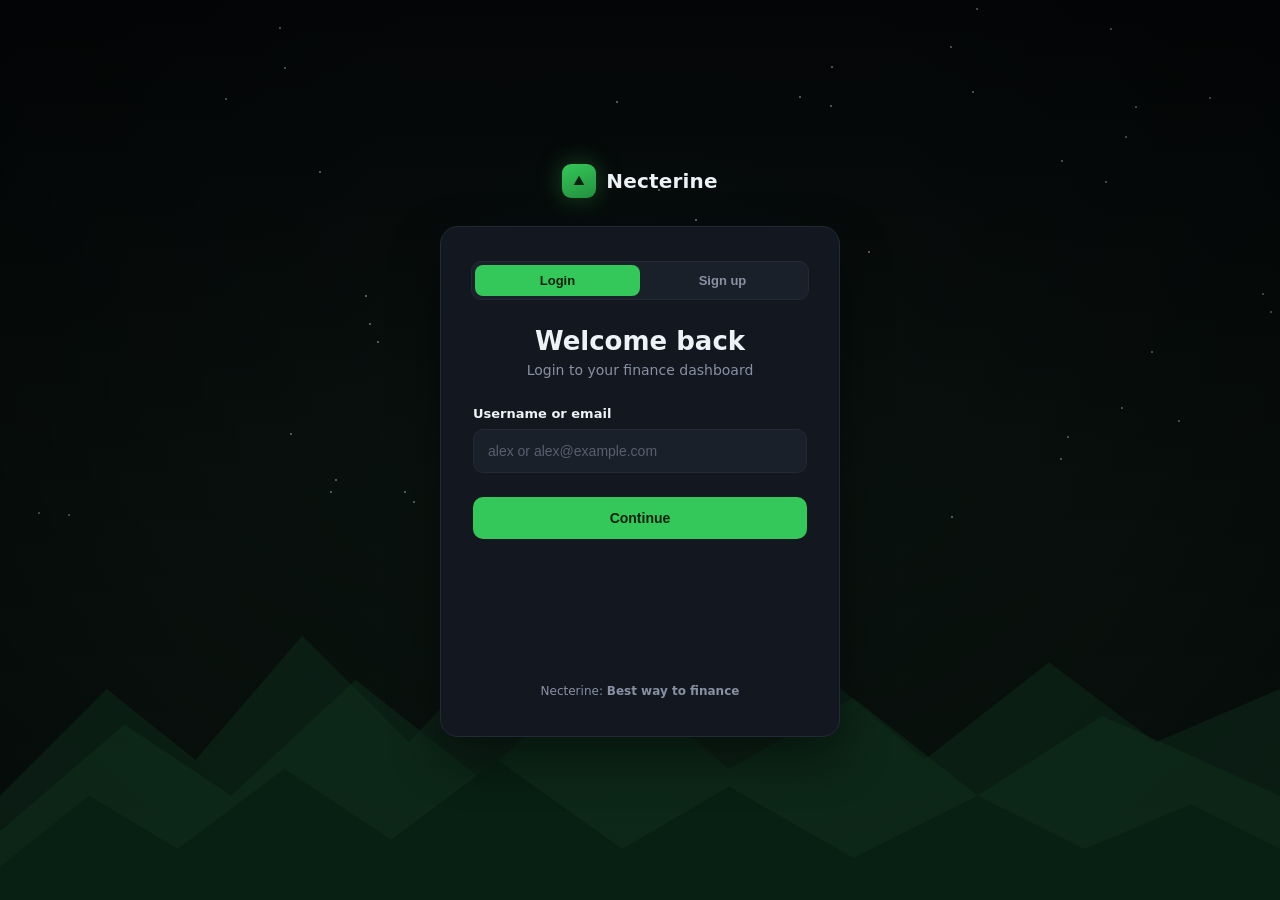
<file: Front_end/index.html>
<!DOCTYPE html>
<html lang="en">
<head>
<meta charset="UTF-8">
<meta name="viewport" content="width=device-width, initial-scale=1.0">
<title>Necterine — Dashboard</title>
<link rel="stylesheet" href="css/style.css">
</head>
<body>

<nav class="navbar">
  <div class="nav-left">
    <div class="brand">
      <div class="brand-mark"><svg viewBox="0 0 24 24" fill="none"><path d="M12 4 L20 18 H4 Z" fill="#06210d"/></svg></div>
      Necterine
    </div>
    <div class="nav-links">
      <a href="index.html" class="nav-link active">Dashboard</a>
      <a href="history.html" class="nav-link">History</a>
      <a href="charts.html" class="nav-link">Charts</a>
    </div>
  </div>
  <div class="nav-right">
    <div class="profile-menu" id="profileMenu">
      <button class="profile-trigger" id="profileTrigger">
        <span class="user-name">...</span>
        <div class="user-avatar">A</div>
      </button>
      <div class="profile-dropdown" id="profileDropdown">
        <div class="dropdown-user user-name">...</div>
        <div class="dropdown-label">Theme</div>
        <div class="theme-options">
          <button class="theme-dot" data-theme="green" style="background:#34c759" title="Green"></button>
          <button class="theme-dot" data-theme="red" style="background:#ff5c5c" title="Red"></button>
          <button class="theme-dot" data-theme="blue" style="background:#4aa8ea" title="Blue"></button>
        </div>
        <button class="dropdown-signout" id="signOutBtn">Sign out</button>
      </div>
    </div>
  </div>
</nav>

<div class="page">

  <div class="stat-grid">
    <div class="card">
      <div class="stat-label">This month</div>
      <div class="stat-value" id="statThisMonth">$0.00</div>
      <div class="stat-sub" id="statVsLastMonth">—</div>
    </div>
    <div class="card">
      <div class="stat-label">ALL TIME</div>
      <div class="stat-value" id="statLastMonth">$0.00</div>
      <div class="stat-sub" id="statLastMonthLabel">—</div>
    </div>
    <div class="card">
      <div class="stat-label">This month entries</div>
      <div class="stat-value" id="statEntryCount">0</div>
      <div class="stat-sub">expenses logged</div>
    </div>
    <div class="card">
      <div class="stat-label">Top category</div>
      <div class="stat-value" id="statTopCategory">—</div>
      <div class="stat-sub">highest spend this month</div>
    </div>
  </div>

  <div class="dash-grid">
    <div class="card">
      <h2 class="form-title">Add Expense</h2>
      <form id="expenseForm">
        <label class="field-label">Date</label>
        <div id="expDateHost"></div>

        <label class="field-label" for="expDesc">Description</label>
        <input class="field" type="text" id="expDesc" placeholder="e.g. Groceries at Trader Joe's" required>

        <label class="field-label">Category</label>
        <div class="category-grid" id="categoryGrid">
          <div class="category-pill selected" data-category="Food">Food</div>
          <div class="category-pill" data-category="Transport">Transport</div>
          <div class="category-pill" data-category="Housing">Housing</div>
          <div class="category-pill" data-category="Health">Health</div>
          <div class="category-pill" data-category="Entertainment">Entertainment</div>
          <div class="category-pill" data-category="Shopping">Shopping</div>
          <div class="category-pill" data-category="Education">Education</div>
          <div class="category-pill" data-category="Other">Other</div>
        </div>

        <label class="field-label" for="expAmount">Amount (USD)</label>
        <input class="field" type="number" id="expAmount" step="0.01" min="0" placeholder="0.00" required>

        <button type="submit" class="btn-primary" id="addExpenseBtn">Add Expense</button>
        <p class="error-text" id="formError" style="display:none"></p>
      </form>
    </div>

    <div class="card">
      <h2 class="list-title">Recent — Today</h2>
      <div id="recentList">
        <p class="loading-text">Loading...</p>
      </div>
    </div>
  </div>

</div>

<script src="js/auth.js"></script>
<script src="js/api.js"></script>
<script src="js/datepicker.js?v=2"></script>
<script src="js/dashboard.js"></script>
</body>
</html>
</file>
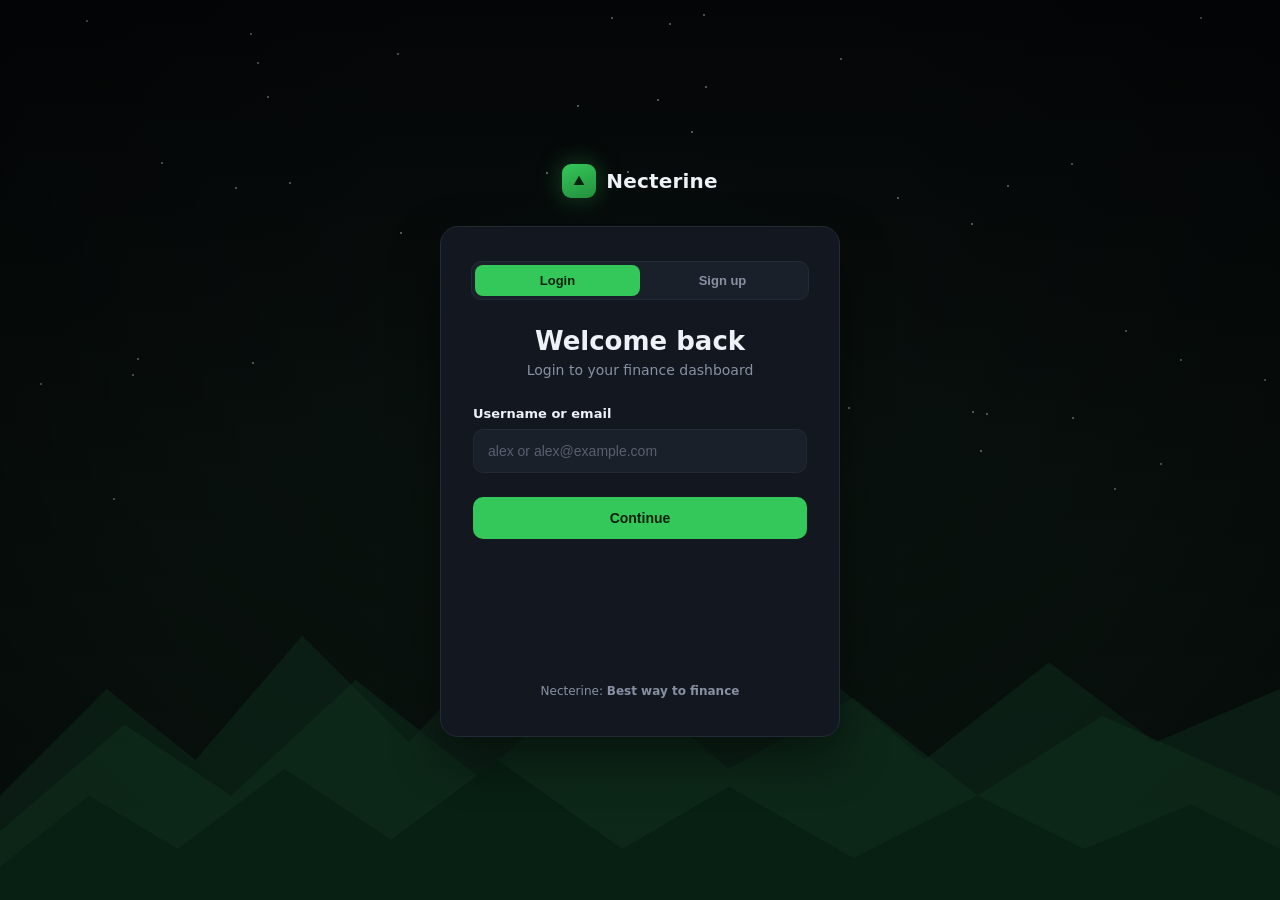
<file: Front_end/history.html>
<!DOCTYPE html>
<html lang="en">
<head>
<meta charset="UTF-8">
<meta name="viewport" content="width=device-width, initial-scale=1.0">
<title>Necterine — History</title>
<link rel="stylesheet" href="css/style.css">
</head>
<body>

<nav class="navbar">
  <div class="nav-left">
    <div class="brand">
      <div class="brand-mark"><svg viewBox="0 0 24 24" fill="none"><path d="M12 4 L20 18 H4 Z" fill="#06210d"/></svg></div>
      Necterine
    </div>
    <div class="nav-links">
      <a href="index.html" class="nav-link">Dashboard</a>
      <a href="history.html" class="nav-link active">History</a>
      <a href="charts.html" class="nav-link">Charts</a>
    </div>
  </div>
  <div class="nav-right">
    <div class="profile-menu" id="profileMenu">
      <button class="profile-trigger" id="profileTrigger">
        <span class="user-name">...</span>
        <div class="user-avatar">A</div>
      </button>
      <div class="profile-dropdown" id="profileDropdown">
        <div class="dropdown-user user-name">...</div>
        <div class="dropdown-label">Theme</div>
        <div class="theme-options">
          <button class="theme-dot" data-theme="green" style="background:#34c759" title="Green"></button>
          <button class="theme-dot" data-theme="red" style="background:#ff5c5c" title="Red"></button>
          <button class="theme-dot" data-theme="blue" style="background:#4aa8ea" title="Blue"></button>
        </div>
        <button class="dropdown-signout" id="signOutBtn">Sign out</button>
      </div>
    </div>
  </div>
</nav>

<div class="page">
  <div class="card">
    <div class="history-toolbar">
      <h2>History</h2>

      <input class="search-input" id="searchInput" type="text" placeholder="Search expenses...">

      <select class="dropdown" id="categoryFilter">
        <option value="all">All categories</option>
        <option value="Food">Food</option>
        <option value="Transport">Transport</option>
        <option value="Housing">Housing</option>
        <option value="Health">Health</option>
        <option value="Entertainment">Entertainment</option>
        <option value="Shopping">Shopping</option>
        <option value="Education">Education</option>
        <option value="Other">Other</option>
      </select>

      <select class="dropdown" id="dateFilter">
        <option value="all">All dates</option>
        <option value="today">Today</option>
        <option value="yesterday">Yesterday</option>
        <option value="week">A week ago</option>
        <option value="month">A month ago</option>
        <option value="custom" id="customOption" hidden>Custom</option>
      </select>

      <div class="custom-range" id="customRange">
        <div id="rangeStartHost"></div>
        <span style="color:var(--muted); font-size:12px;">to</span>
        <div id="rangeEndHost"></div>
      </div>

      <select class="dropdown" id="sortFilter">
        <option value="amount_default" selected>Sort: Amount (default)</option>
        <option value="date_asc">Sort: Date (oldest)</option>
        <option value="amount_asc">Sort: Amount (low → high)</option>
        <option value="amount_desc">Sort: Amount (high → low)</option>
      </select>
    </div>

    <table class="history-table">
      <thead>
        <tr>
          <th>Date</th>
          <th>Description</th>
          <th>Category</th>
          <th style="text-align:right">Amount</th>
        </tr>
      </thead>
      <tbody id="historyBody">
        <tr><td colspan="4"><p class="loading-text">Loading...</p></td></tr>
      </tbody>
    </table>
  </div>
</div>

<script src="js/auth.js"></script>
<script src="js/api.js"></script>
<script src="js/datepicker.js?v=2"></script>
<script src="js/history.js"></script>
</body>
</html>
</file>
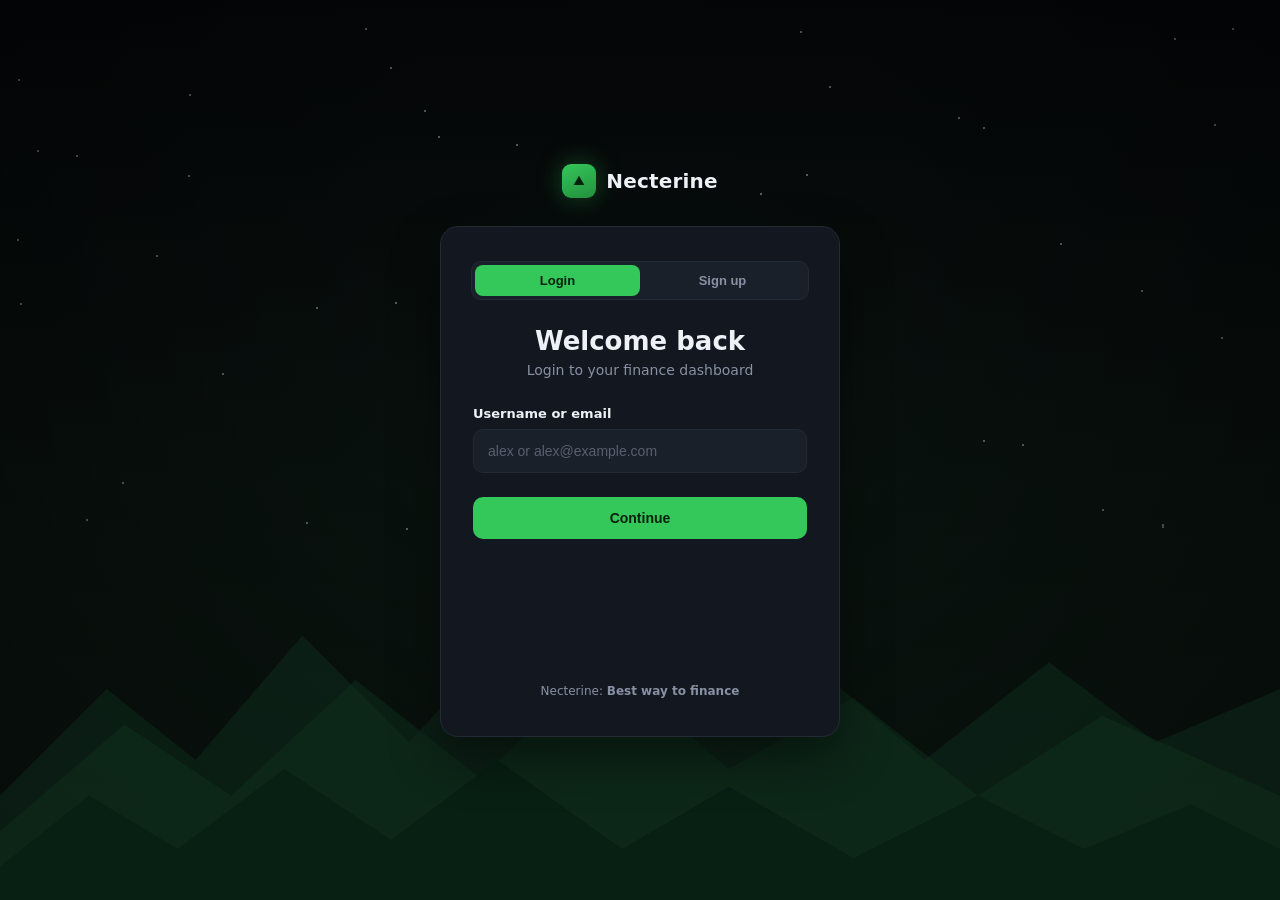
<file: Front_end/login.html>
<!DOCTYPE html>
<html lang="en">
<head>
<meta charset="UTF-8">
<meta name="viewport" content="width=device-width, initial-scale=1.0">
<title>Necterine — Sign in</title>
<style>
  :root{
    --bg: #0a0e14;
    --card: #131820;
    --card-border: #232a36;
    --text: #eef1f6;
    --muted: #8891a3;
    --accent: #34c759;
    --accent-dark: #24913f;
    --danger: #ff5c5c;
    --input-bg: #1a2029;
  }

  *{ box-sizing: border-box; }

  html, body{
    height: 100%;
    margin: 0;
    font-family: 'Segoe UI', system-ui, -apple-system, sans-serif;
    background: var(--bg);
    color: var(--text);
    overflow: hidden;
  }

  /* ---------- MOUNTAIN BACKGROUND ---------- */
  .scene{
    position: fixed;
    inset: 0;
    z-index: 0;
    overflow: hidden;
    background: linear-gradient(180deg, #050709 0%, #0a1410 55%, #0d1a14 100%);
  }

  .stars{
    position: absolute;
    inset: 0;
    width: 100%;
    height: 60%;
  }
  .star{
    position: absolute;
    width: 2px;
    height: 2px;
    background: #cfe8d6;
    border-radius: 50%;
    opacity: 0.6;
    animation: twinkle 3.5s ease-in-out infinite;
  }
  @keyframes twinkle{
    0%, 100%{ opacity: 0.15; }
    50%{ opacity: 0.9; }
  }

  .shooting-star{
    position: absolute;
    top: 12%;
    left: -10%;
    width: 120px;
    height: 2px;
    background: linear-gradient(90deg, transparent, #eafff0, transparent);
    transform: rotate(18deg);
    opacity: 0;
    animation: shoot 7s ease-in infinite;
    animation-delay: 2s;
  }
  @keyframes shoot{
    0%{ opacity: 0; transform: translateX(0) translateY(0) rotate(18deg); }
    5%{ opacity: 1; }
    18%{ opacity: 0; transform: translateX(60vw) translateY(90px) rotate(18deg); }
    100%{ opacity: 0; }
  }

  .mountain-layer{
    position: absolute;
    bottom: -2px;
    left: 0;
    width: 100%;
    height: auto;
    animation: drift 24s ease-in-out infinite;
  }
  .mountain-layer.l1{ animation-duration: 34s; }
  .mountain-layer.l2{ animation-duration: 28s; animation-direction: reverse; }
  .mountain-layer.l3{ animation-duration: 22s; }

  @keyframes drift{
    0%, 100%{ transform: translateX(0px); }
    50%{ transform: translateX(-14px); }
  }

  .vignette{
    position: absolute;
    inset: 0;
    background: radial-gradient(ellipse at 50% 40%, rgba(0,0,0,0) 0%, rgba(0,0,0,0.55) 100%);
  }

  /* ---------- LAYOUT ---------- */
  .wrap{
    position: relative;
    z-index: 2;
    min-height: 100vh;
    display: flex;
    align-items: center;
    justify-content: center;
    padding: 24px;
  }

  .panel{
    width: 100%;
    max-width: 400px;
    text-align: center;
    opacity: 0;
    transform: translateY(14px);
    animation: rise 0.7s ease forwards;
  }
  @keyframes rise{
    to{ opacity: 1; transform: translateY(0); }
  }

  .brand{
    display: flex;
    align-items: center;
    justify-content: center;
    gap: 10px;
    margin-bottom: 28px;
  }
  .brand-mark{
    width: 34px;
    height: 34px;
    border-radius: 9px;
    background: linear-gradient(160deg, var(--accent), var(--accent-dark));
    display: flex;
    align-items: center;
    justify-content: center;
    box-shadow: 0 0 24px rgba(52,199,89,0.35);
  }
  .brand-mark svg{ width: 16px; height: 16px; }
  .brand-name{ font-size: 20px; font-weight: 700; letter-spacing: 0.2px; }

  .card{
    background: var(--card);
    border: 1px solid var(--card-border);
    border-radius: 18px;
    padding: 34px 30px 26px;
    position: relative;
    overflow: hidden;
    box-shadow: 0 20px 50px rgba(0,0,0,0.45);
  }

  .headline{ font-size: 26px; font-weight: 700; margin: 0 0 6px; }
  .subline{ color: var(--muted); font-size: 14px; margin: 0 0 26px; }

  .tabs{
    display: flex;
    background: var(--input-bg);
    border: 1px solid var(--card-border);
    border-radius: 10px;
    padding: 3px;
    margin-bottom: 26px;
  }
  .tab{
    flex: 1;
    padding: 8px 0;
    font-size: 13px;
    font-weight: 600;
    color: var(--muted);
    background: transparent;
    border: none;
    border-radius: 8px;
    cursor: pointer;
    transition: color 0.2s ease, background 0.2s ease;
  }
  .tab.active{
    background: var(--accent);
    color: #06210d;
  }

  /* ---------- STEP TRACK ---------- */
  .track{
    position: relative;
    width: 100%;
    overflow: hidden;
  }
  .steps{
    display: flex;
    transition: transform 0.45s cubic-bezier(0.65,0,0.35,1);
    width: 300%;
  }
  .step{
    width: 33.333%;
    flex-shrink: 0;
    padding: 2px 2px;
    text-align: left;
  }

  .field-label{
    display: block;
    font-size: 13px;
    font-weight: 600;
    margin-bottom: 8px;
    color: var(--text);
  }
  .field-wrap{ position: relative; margin-bottom: 6px; }
  input.field{
    width: 100%;
    background: var(--input-bg);
    border: 1px solid var(--card-border);
    color: var(--text);
    font-size: 14px;
    padding: 13px 14px;
    border-radius: 10px;
    outline: none;
    transition: border-color 0.2s ease, box-shadow 0.2s ease;
  }
  input.field:focus{
    border-color: var(--accent);
    box-shadow: 0 0 0 3px rgba(52,199,89,0.15);
  }
  input.field::placeholder{ color: #57606f; }

  .locked-chip{
    display: flex;
    align-items: center;
    justify-content: space-between;
    background: var(--input-bg);
    border: 1px solid var(--card-border);
    border-radius: 10px;
    padding: 11px 14px;
    margin-bottom: 20px;
    font-size: 13px;
  }
  .locked-chip span.val{ color: var(--muted); }
  .locked-chip button{
    background: none;
    border: none;
    color: var(--accent);
    font-size: 12px;
    font-weight: 600;
    cursor: pointer;
  }

  .btn{
    width: 100%;
    padding: 13px 0;
    border-radius: 10px;
    border: none;
    font-size: 14px;
    font-weight: 700;
    cursor: pointer;
    background: var(--accent);
    color: #06210d;
    margin-top: 18px;
    transition: transform 0.15s ease, filter 0.15s ease;
  }
  .btn:hover{ filter: brightness(1.08); }
  .btn:active{ transform: scale(0.98); }
  .btn:disabled{ opacity: 0.6; cursor: not-allowed; }

  .back-link{
    display: inline-flex;
    align-items: center;
    gap: 6px;
    background: none;
    border: none;
    color: var(--muted);
    font-size: 12px;
    cursor: pointer;
    margin-bottom: 16px;
    padding: 0;
  }
  .back-link:hover{ color: var(--text); }

  .msg{
    font-size: 13px;
    padding: 10px 12px;
    border-radius: 8px;
    margin-top: 16px;
    display: none;
    animation: shake 0.4s ease;
  }
  .msg.error{
    display: block;
    background: rgba(255,92,92,0.1);
    border: 1px solid rgba(255,92,92,0.35);
    color: var(--danger);
  }
  .msg.success{
    display: block;
    background: rgba(52,199,89,0.1);
    border: 1px solid rgba(52,199,89,0.35);
    color: var(--accent);
  }
  @keyframes shake{
    0%, 100%{ transform: translateX(0); }
    20%{ transform: translateX(-4px); }
    40%{ transform: translateX(4px); }
    60%{ transform: translateX(-3px); }
    80%{ transform: translateX(3px); }
  }

  .remember-row{
    display: flex;
    align-items: center;
    gap: 8px;
    margin: 14px 0 0;
    font-size: 13px;
    color: var(--muted);
    user-select: none;
    cursor: pointer;
  }
  .remember-row input{
    width: 15px; height: 15px;
    accent-color: var(--accent);
    cursor: pointer;
  }

  .footnote{
    text-align: center;
    font-size: 12px;
    color: var(--muted);
    margin-top: 20px;
  }

  .spinner{
    width: 14px; height: 14px;
    border: 2px solid rgba(6,33,13,0.3);
    border-top-color: #06210d;
    border-radius: 50%;
    display: inline-block;
    margin-right: 8px;
    vertical-align: -2px;
    animation: spin 0.7s linear infinite;
  }
  @keyframes spin{ to{ transform: rotate(360deg); } }
</style>
</head>
<body>

<div class="scene">
  <div class="stars" id="stars"></div>
  <div class="shooting-star"></div>
  <div class="vignette"></div>
  <svg class="mountain-layer l1" viewBox="0 0 1440 420" preserveAspectRatio="none" style="opacity:0.35">
    <path fill="#123a24" d="M0,300 L120,180 L220,260 L340,120 L460,240 L600,90 L760,230 L900,140 L1040,260 L1180,150 L1300,240 L1440,180 L1440,420 L0,420 Z"/>
  </svg>
  <svg class="mountain-layer l2" viewBox="0 0 1440 420" preserveAspectRatio="none" style="opacity:0.55">
    <path fill="#0e2e1c" d="M0,340 L140,220 L260,300 L400,170 L540,280 L680,150 L820,270 L960,190 L1100,300 L1240,210 L1440,300 L1440,420 L0,420 Z"/>
  </svg>
  <svg class="mountain-layer l3" viewBox="0 0 1440 420" preserveAspectRatio="none" style="opacity:0.9">
    <path fill="#081f13" d="M0,380 L100,300 L200,360 L320,270 L440,350 L560,260 L700,360 L820,290 L960,370 L1100,300 L1220,360 L1340,310 L1440,360 L1440,420 L0,420 Z"/>
  </svg>
</div>

<div class="wrap">
  <div class="panel">
    <div class="brand">
      <div class="brand-mark">
        <svg viewBox="0 0 24 24" fill="none"><path d="M12 4 L20 18 H4 Z" fill="#06210d"/></svg>
      </div>
      <div class="brand-name">Necterine</div>
    </div>

    <div class="card">
      <div class="tabs">
        <button class="tab active" id="tabLogin" onclick="switchMode('login')">Login</button>
        <button class="tab" id="tabRegister" onclick="switchMode('register')">Sign up</button>
      </div>

      <h1 class="headline" id="headline">Welcome back</h1>
      <p class="subline" id="subline">Login to your finance dashboard</p>

      <!-- LOGIN FORM -->
      <form id="loginForm" class="track">
        <div class="steps" id="loginSteps">
          <div class="step">
            <label class="field-label" for="identifier">Username or email</label>
            <div class="field-wrap">
              <input class="field" id="identifier" type="text" placeholder="alex or alex@example.com" autocomplete="username">
            </div>
            <button type="button" class="btn" onclick="goLoginStep(1)">Continue</button>
          </div>
          <div class="step">
            <button type="button" class="back-link" onclick="goLoginStep(0)">&larr; Back</button>
            <div class="locked-chip">
              <span class="val" id="identifierChip"></span>
              <button type="button" onclick="goLoginStep(0)">Change</button>
            </div>
            <label class="field-label" for="password">Password</label>
            <div class="field-wrap">
              <input class="field" id="password" type="password" placeholder="••••••••" autocomplete="current-password">
            </div>
            <label class="remember-row" for="rememberMe">
              <input type="checkbox" id="rememberMe">
              Remember me
            </label>
            <button type="submit" class="btn" id="loginSubmitBtn">Sign in</button>
          </div>
        </div>
        <div class="msg" id="loginMsg"></div>
      </form>

      <!-- REGISTER FORM -->
      <form id="registerForm" style="display:none">
        <div class="field-wrap">
          <input class="field" id="regUsername" type="text" placeholder="Username" autocomplete="username">
        </div>

        <div class="field-wrap">
          <input class="field" id="regEmail" type="email" placeholder="Email" autocomplete="email">
        </div>

        <div class="field-wrap">
          <input class="field" id="regPassword" type="password" placeholder="Password" autocomplete="new-password">
        </div>

        <button type="submit" class="btn" id="registerSubmitBtn">Create account</button>
        <div class="msg" id="registerMsg"></div>
      </form>

      <p class="footnote" id="footnote">Necterine: <b>Best way to finance</b></p>
    </div>
  </div>
</div>

<script>
/* ---------------- background stars ---------------- */
const starsEl = document.getElementById('stars');
for(let i=0;i<45;i++){
  const s = document.createElement('div');
  s.className = 'star';
  s.style.left = Math.random()*100 + '%';
  s.style.top = Math.random()*100 + '%';
  s.style.animationDelay = (Math.random()*3.5) + 's';
  starsEl.appendChild(s);
}

/* ---------------- mode switch ---------------- */
const headline = document.getElementById('headline');
const subline = document.getElementById('subline');
const footnote = document.getElementById('footnote');
const loginForm = document.getElementById('loginForm');
const registerForm = document.getElementById('registerForm');
const tabLogin = document.getElementById('tabLogin');
const tabRegister = document.getElementById('tabRegister');

function switchMode(mode){
  clearMsg('loginMsg');
  clearMsg('registerMsg');
  if(mode === 'login'){
    tabLogin.classList.add('active');
    tabRegister.classList.remove('active');
    loginForm.style.display = 'block';
    registerForm.style.display = 'none';
    headline.textContent = 'Welcome back';
    subline.textContent = 'Sign in to your finance dashboard';
    footnote.style.display = 'block';
    goLoginStep(0);
  } else {
    tabRegister.classList.add('active');
    tabLogin.classList.remove('active');
    loginForm.style.display = 'none';
    registerForm.style.display = 'block';
    headline.textContent = 'Welcome';
    subline.textContent = 'Create your account to get started';
    footnote.style.display = 'none';
  }
}

/* ---------------- step navigation ---------------- */
/* Pressing Enter in the identifier field must advance to step 2,
   not fall through to the form's submit handler (which lives on
   the off-screen password step and would fire prematurely). */
document.getElementById('identifier').addEventListener('keydown', (e) => {
  if(e.key === 'Enter'){
    e.preventDefault();
    goLoginStep(1);
  }
});

function goLoginStep(i){
  if(i === 1){
    const id = document.getElementById('identifier').value.trim();
    if(!id){ flash('identifier'); return; }
    document.getElementById('identifierChip').textContent = id;
  }
  document.getElementById('loginSteps').style.transform = `translateX(-${i * 33.333}%)`;
}
function flash(id){
  const el = document.getElementById(id);
  el.style.borderColor = 'var(--danger)';
  setTimeout(()=> el.style.borderColor = '', 900);
  el.focus();
}

function clearMsg(id){
  const el = document.getElementById(id);
  el.className = 'msg';
  el.textContent = '';
}
function showMsg(id, text, type){
  const el = document.getElementById(id);
  el.className = 'msg ' + type;
  el.textContent = text;
}

/* ---------------- API base ---------------- */
const API_BASE = 'http://127.0.0.1:8000'; // change to your FastAPI server URL

/* ---------------- LOGIN submit ---------------- */
loginForm.addEventListener('submit', async (e)=>{
  e.preventDefault();
  clearMsg('loginMsg');
  const identifier = document.getElementById('identifier').value.trim();
  const password = document.getElementById('password').value;
  if(!password){ flash('password'); return; }

  const btn = document.getElementById('loginSubmitBtn');
  btn.disabled = true;
  btn.innerHTML = '<span class="spinner"></span>Signing in...';

  try{
    const remember_me = document.getElementById('rememberMe').checked;

    const res = await fetch(`${API_BASE}/auth/login`, {
      method: 'POST',
      headers: { 'Content-Type': 'application/json' },
      credentials: 'include', // required: browser must store the httponly refresh cookie
      body: JSON.stringify({ identifier, password, remember_me })
    });

    const data = await res.json().catch(()=> ({}));

    if(res.ok){
      // expected: { access_token: "...", token_type: "bearer" }
      sessionStorage.setItem('token', data.access_token);
      showMsg('loginMsg', 'Welcome back! Redirecting...', 'success');
      setTimeout(()=> window.location.href = 'index.html', 800);
    } else if(res.status === 404){
      showMsg('loginMsg', 'User not found.', 'error');
    } else if(res.status === 401){
      showMsg('loginMsg', 'Incorrect password.', 'error');
    } else {
      showMsg('loginMsg', 'Something went wrong.', 'error');
    }
  } catch(err){
    showMsg('loginMsg', 'Something went wrong.', 'error');
  } finally {
    btn.disabled = false;
    btn.textContent = 'Sign in';
  }
});

/* ---------------- REGISTER submit ---------------- */
registerForm.addEventListener('submit', async (e)=>{
  e.preventDefault();
  clearMsg('registerMsg');
  const user_name = document.getElementById('regUsername').value.trim();
  const user_email = document.getElementById('regEmail').value.trim();
  const password = document.getElementById('regPassword').value;
  if(!user_name){ flash('regUsername'); return; }
  if(!user_email){ flash('regEmail'); return; }
  if(!password){ flash('regPassword'); return; }

  const btn = document.getElementById('registerSubmitBtn');
  btn.disabled = true;
  btn.innerHTML = '<span class="spinner"></span>Creating account...';

  try{
    const res = await fetch(`${API_BASE}/auth/register`, {
      method: 'POST',
      headers: { 'Content-Type': 'application/json' },
      body: JSON.stringify({ user_name, user_email, password })
    });

    const data = await res.json().catch(()=> ({}));

    if(res.ok){
      showMsg('registerMsg', 'Account created! You can sign in now.', 'success');
      setTimeout(()=> switchMode('login'), 1200);
    } else {
      const detail = (data.detail || '').toLowerCase();
      if(detail.includes('email')){
        showMsg('registerMsg', 'Email already exists.', 'error');
      } else if(detail.includes('exist')){
        showMsg('registerMsg', 'User already exists.', 'error');
      } else if(res.status === 409 || res.status === 400){
        showMsg('registerMsg', 'User already exists.', 'error');
      } else {
        showMsg('registerMsg', 'Something went wrong.', 'error');
      }
    }
  } catch(err){
    showMsg('registerMsg', 'Something went wrong.', 'error');
  } finally {
    btn.disabled = false;
    btn.textContent = 'Create account';
  }
});
</script>
</body>
</html>
</file>
<file: Front_end/css/style.css>
:root{
  --bg: #0a0e14;
  --card: #131820;
  --card-border: #232a36;
  --text: #eef1f6;
  --muted: #8891a3;
  --accent: #34c759;
  --accent-dark: #24913f;
  --accent-rgb: 52,199,89;
  --danger: #ff5c5c;
  --input-bg: #1a2029;
  --input-bg-2: #171d27;
}

[data-theme="red"]{
  --accent: #ff5c5c;
  --accent-dark: #c23e3e;
  --accent-rgb: 255,92,92;
}
[data-theme="blue"]{
  --accent: #4aa8ea;
  --accent-dark: #2f7fc1;
  --accent-rgb: 74,168,234;
}

*{ box-sizing: border-box; }

html, body{
  margin: 0;
  min-height: 100vh;
  background: var(--bg);
  color: var(--text);
  font-family: 'Segoe UI', system-ui, -apple-system, sans-serif;
}

a{ color: inherit; text-decoration: none; }

/* ---------------- NAVBAR ---------------- */
.navbar{
  display: flex;
  align-items: center;
  justify-content: space-between;
  padding: 14px 28px;
  border-bottom: 1px solid var(--card-border);
  background: #0c1119;
}
.nav-left{ display: flex; align-items: center; gap: 30px; }
.brand{ display: flex; align-items: center; gap: 8px; font-weight: 700; font-size: 16px; }
.brand-mark{
  width: 26px; height: 26px; border-radius: 7px;
  background: linear-gradient(160deg, var(--accent), var(--accent-dark));
  display: flex; align-items: center; justify-content: center;
}
.brand-mark svg{ width: 12px; height: 12px; }

.nav-links{ display: flex; gap: 4px; }
.nav-link{
  padding: 7px 14px;
  border-radius: 8px;
  font-size: 14px;
  color: var(--muted);
  border: 1px solid transparent;
  transition: color .15s ease, border-color .15s ease;
}
.nav-link:hover{ color: var(--text); }
.nav-link.active{
  color: var(--text);
  border-color: var(--card-border);
}

.nav-right{ display: flex; align-items: center; gap: 12px; }
.user-name{ font-size: 14px; color: var(--muted); }
.user-avatar{
  width: 28px; height: 28px; border-radius: 50%;
  background: rgba(var(--accent-rgb),0.18);
  color: var(--accent);
  display: flex; align-items: center; justify-content: center;
  font-size: 13px; font-weight: 700;
}

/* ---------------- PROFILE DROPDOWN ---------------- */
.profile-menu{ position: relative; }
.profile-trigger{
  display: flex; align-items: center; gap: 10px;
  background: none; border: none; cursor: pointer;
  padding: 4px 6px 4px 10px; border-radius: 20px; color: var(--text);
}
.profile-trigger:hover{ background: var(--input-bg); }
.profile-trigger .user-name{ font-size: 13.5px; }

.profile-dropdown{
  display: none;
  position: absolute;
  top: calc(100% + 8px);
  right: 0;
  min-width: 200px;
  background: #171d27;
  border: 1px solid var(--card-border);
  border-radius: 12px;
  padding: 10px;
  box-shadow: 0 16px 40px rgba(0,0,0,0.5);
  z-index: 60;
}
.profile-menu:hover .profile-dropdown,
.profile-menu.pinned .profile-dropdown{ display: block; }

.dropdown-user{
  font-size: 13px;
  font-weight: 700;
  padding: 8px 10px 10px;
  border-bottom: 1px solid var(--card-border);
  margin-bottom: 8px;
  color: var(--text);
}
.dropdown-label{
  font-size: 10.5px;
  letter-spacing: 0.5px;
  text-transform: uppercase;
  color: var(--muted);
  padding: 0 10px 8px;
}
.theme-options{ display: flex; gap: 10px; padding: 0 10px 12px; }
.theme-dot{
  width: 22px; height: 22px; border-radius: 50%;
  border: 2px solid transparent; cursor: pointer; padding: 0;
}
.theme-dot.active{ border-color: var(--text); }

.dropdown-signout{
  width: 100%; text-align: left;
  background: none; border: none; border-top: 1px solid var(--card-border);
  color: var(--danger); font-size: 13px; padding: 10px; margin-top: 4px;
  cursor: pointer; border-radius: 8px;
}
.dropdown-signout:hover{ background: var(--input-bg); }

/* ---------------- LAYOUT ---------------- */
.page{ max-width: 1300px; margin: 0 auto; padding: 24px 28px 60px; }

.card{
  background: var(--card);
  border: 1px solid var(--card-border);
  border-radius: 14px;
  padding: 20px;
}

/* ---------------- DASHBOARD STAT CARDS ---------------- */
.stat-grid{
  display: grid;
  grid-template-columns: repeat(4, 1fr);
  gap: 16px;
  margin-bottom: 20px;
}
.stat-label{ font-size: 11px; letter-spacing: 0.6px; color: var(--muted); text-transform: uppercase; margin-bottom: 10px; }
.stat-value{ font-size: 26px; font-weight: 700; font-family: 'Courier New', monospace; }
.stat-sub{ font-size: 12px; color: var(--muted); margin-top: 6px; }
.stat-sub.up{ color: var(--accent); }

/* ---------------- DASHBOARD BODY GRID ---------------- */
.dash-grid{
  display: grid;
  grid-template-columns: 340px 1fr;
  gap: 16px;
  align-items: start;
}

.form-title{ font-size: 16px; font-weight: 700; margin: 0 0 18px; }
.field-label{
  display: block; font-size: 11px; letter-spacing: 0.5px; color: var(--muted);
  text-transform: uppercase; margin-bottom: 8px; margin-top: 16px;
}
.field-label:first-of-type{ margin-top: 0; }

input.field, select.field{
  width: 100%;
  background: var(--input-bg);
  border: 1px solid var(--card-border);
  color: var(--text);
  font-size: 14px;
  padding: 11px 12px;
  border-radius: 9px;
  outline: none;
  font-family: inherit;
}

input.field::-webkit-outer-spin-button,
input.field::-webkit-inner-spin-button{
  -webkit-appearance: none;
  margin: 0;
}
input.field[type="number"]{
  -moz-appearance: textfield;
  appearance:textfield;
}
input.field:focus, select.field:focus{
  border-color: var(--accent);
  box-shadow: 0 0 0 3px rgba(var(--accent-rgb),0.15);
}
input[type="date"].field, input[type="datetime-local"].field{
  color-scheme: dark;
  cursor: pointer;
}

.category-grid{
  display: grid;
  grid-template-columns: repeat(4, 1fr);
  gap: 8px;
}
.category-pill{
  padding: 9px 4px;
  text-align: center;
  font-size: 12.5px;
  border-radius: 8px;
  border: 1px solid var(--card-border);
  background: var(--input-bg);
  color: var(--muted);
  cursor: pointer;
  transition: all .15s ease;
}
.category-pill:hover{ border-color: #3a4354; color: var(--text); }
.category-pill.selected{
  border-color: var(--accent);
  color: var(--accent);
  background: rgba(var(--accent-rgb),0.08);
}

.btn-primary{
  width: 100%;
  margin-top: 20px;
  padding: 12px 0;
  border-radius: 9px;
  border: none;
  background: var(--accent);
  color: #06210d;
  font-weight: 700;
  font-size: 14px;
  cursor: pointer;
}
.btn-primary:hover{ filter: brightness(1.08); }
.btn-primary:disabled{ opacity: 0.6; cursor: not-allowed; }

/* ---------------- RECENT / HISTORY LIST ---------------- */
.list-title{ font-size: 16px; font-weight: 700; padding: 4px 4px 16px; }
.expense-row{
  display: flex;
  align-items: center;
  gap: 14px;
  padding: 14px 4px;
  border-top: 1px solid var(--card-border);
}
.expense-row:first-of-type{ border-top: none; }
.expense-icon{
  width: 34px; height: 34px; border-radius: 9px;
  display: flex; align-items: center; justify-content: center;
  font-weight: 700; font-size: 13px;
  flex-shrink: 0;
}
.expense-main{ flex: 1; min-width: 0; }
.expense-desc{ font-size: 14px; font-weight: 600; }
.expense-meta{ font-size: 12.5px; color: var(--muted); margin-top: 2px; }
.expense-amount{ font-family: 'Courier New', monospace; font-weight: 700; font-size: 15px; }

.empty-state{ text-align: center; color: var(--muted); font-size: 13px; padding: 30px 10px; }

/* ---------------- BADGES ---------------- */
.badge{
  display: inline-block;
  padding: 2px 9px;
  border-radius: 20px;
  font-size: 11.5px;
  font-weight: 600;
  border: 1px solid currentColor;
}
.badge-food{ color: #52d16a; }
.badge-housing{ color: #d9a441; }
.badge-transport{ color: #4aa8ea; }
.badge-health{ color: #ef5f6c; }
.badge-entertainment{ color: #b587f0; }
.badge-shopping{ color: #e08a3d; }
.badge-education{ color: #4bcf8a; }
.badge-other{ color: #9aa3b2; }

/* ---------------- HISTORY TOOLBAR ---------------- */
.history-toolbar{
  display: flex;
  align-items: center;
  gap: 10px;
  margin-bottom: 18px;
  flex-wrap: wrap;
}
.history-toolbar h2{ font-size: 18px; margin: 0; margin-right: auto; }
.search-input{
  width: 220px;
  background: var(--input-bg);
  border: 1px solid var(--card-border);
  color: var(--text);
  font-size: 13px;
  padding: 9px 12px;
  border-radius: 9px;
  outline: none;
}
.search-input:focus{ border-color: var(--accent); }
select.dropdown{
  background: var(--input-bg);
  border: 1px solid var(--card-border);
  color: var(--text);
  font-size: 13px;
  padding: 9px 10px;
  border-radius: 9px;
  outline: none;
  cursor: pointer;
}

.custom-range{
  display: flex;
  align-items: center;
  gap: 6px;
  background: var(--input-bg);
  border: 1px solid var(--card-border);
  border-radius: 9px;
  padding: 4px 8px;
}
.custom-range .dp-wrap{ width: 118px; }
.custom-range .dp-trigger{
  background: transparent;
  border: none;
  padding: 6px 4px;
  font-size: 12.5px;
}

table.history-table{ width: 100%; border-collapse: collapse; }
table.history-table th{
  text-align: left;
  font-size: 11px;
  letter-spacing: 0.5px;
  text-transform: uppercase;
  color: var(--muted);
  padding: 10px 8px;
  border-bottom: 1px solid var(--card-border);
}
table.history-table td{
  padding: 14px 8px;
  border-bottom: 1px solid var(--card-border);
  font-size: 13.5px;
}
table.history-table td.amount{ text-align: right; font-family: 'Courier New', monospace; font-weight: 700; }
table.history-table td.date-col{ color: var(--muted); font-family: 'Courier New', monospace; white-space: nowrap; }
.delete-link{
  color: var(--danger);
  background: none;
  border: none;
  font-size: 12.5px;
  cursor: pointer;
  float: right;
}
.delete-link:hover{ text-decoration: underline; }

/* ---------------- CHARTS PAGE ---------------- */
.range-filters{
  display: flex;
  gap: 8px;
  margin-bottom: 20px;
}
.range-btn{
  padding: 8px 16px;
  border-radius: 8px;
  border: 1px solid var(--card-border);
  background: var(--input-bg);
  color: var(--muted);
  font-size: 13px;
  cursor: pointer;
  transition: all .15s ease;
}
.range-btn:hover{ color: var(--text); }
.range-btn.active{
  background: var(--accent);
  border-color: var(--accent);
  color: #06210d;
  font-weight: 700;
}

.chart-grid{
  display: grid;
  grid-template-columns: 1.3fr 1fr;
  gap: 16px;
  margin-bottom: 16px;
}
.chart-title{ font-size: 15px; font-weight: 700; margin: 0 0 16px; }
.chart-box{ position: relative; height: 260px; }
.chart-box.tall{ height: 300px; }

.legend-list{ margin-top: 14px; }
.legend-row{
  display: flex; align-items: center; gap: 8px;
  padding: 7px 0; font-size: 13px;
  border-top: 1px solid var(--card-border);
}
.legend-row:first-child{ border-top: none; }
.legend-dot{ width: 9px; height: 9px; border-radius: 50%; flex-shrink: 0; }
.legend-name{ flex: 1; color: var(--muted); }
.legend-amount{ font-family: 'Courier New', monospace; font-weight: 700; }

.loading-text, .error-text{
  text-align: center;
  color: var(--muted);
  font-size: 13px;
  padding: 20px;
}
.error-text{ color: var(--danger); }

/* ---------------- CUSTOM DATE PICKER ---------------- */
.dp-wrap{ position: relative; }
.dp-trigger{
  width: 100%;
  display: flex;
  align-items: center;
  justify-content: space-between;
  gap: 8px;
  background: var(--input-bg);
  border: 1px solid var(--card-border);
  color: var(--text);
  font-size: 13.5px;
  padding: 11px 12px;
  border-radius: 9px;
  cursor: pointer;
  font-family: inherit;
}
.dp-trigger:hover{ border-color: #3a4354; }
.dp-cal-icon{ width: 15px; height: 15px; color: var(--muted); flex-shrink: 0; }

.dp-panel{
  position: absolute;
  top: calc(100% + 6px);
  left: 0;
  z-index: 50;
  width: 260px;
  background: #171d27;
  border: 1px solid var(--card-border);
  border-radius: 12px;
  padding: 12px;
  box-shadow: 0 16px 40px rgba(0,0,0,0.5);
}
.dp-header{
  display: flex;
  align-items: center;
  justify-content: space-between;
  margin-bottom: 10px;
}
.dp-nav{
  background: var(--input-bg);
  border: 1px solid var(--card-border);
  color: var(--muted);
  width: 26px; height: 26px;
  border-radius: 7px;
  font-size: 9px;
  cursor: pointer;
  display: flex; align-items: center; justify-content: center;
}
.dp-nav:hover{ color: var(--text); border-color: #3a4354; }
.dp-label{
  background: none;
  border: none;
  color: var(--text);
  font-size: 13.5px;
  font-weight: 700;
  cursor: pointer;
  padding: 4px 8px;
  border-radius: 7px;
}
.dp-label:hover{ background: var(--input-bg); }

.dp-weekdays{
  display: grid;
  grid-template-columns: repeat(7, 1fr);
  margin-bottom: 4px;
}
.dp-weekdays span{
  text-align: center;
  font-size: 10.5px;
  color: var(--muted);
  padding: 4px 0;
}
.dp-days-grid{
  display: grid;
  grid-template-columns: repeat(7, 1fr);
  gap: 2px;
}
.dp-months-grid{
  display: grid;
  grid-template-columns: repeat(3, 1fr);
  gap: 6px;
}
.dp-years-grid{
  display: grid;
  grid-template-columns: repeat(5, 1fr);
  gap: 4px;
}
.dp-cell{
  background: none;
  border: none;
  color: var(--text);
  font-size: 12.5px;
  padding: 7px 0;
  border-radius: 7px;
  cursor: pointer;
  text-align: center;
}
.dp-cell:hover{ background: var(--input-bg); }
.dp-cell.dp-blank{ cursor: default; }
.dp-cell.dp-blank:hover{ background: none; }
.dp-cell.selected{
  background: var(--accent);
  color: #06210d;
  font-weight: 700;
}
.dp-cell.is-today{ border: 1px solid var(--accent); color: var(--accent); }
.dp-months-grid .dp-cell, .dp-years-grid .dp-cell{ padding: 9px 0; }

.dp-footer{
  display: flex;
  justify-content: space-between;
  margin-top: 10px;
  padding-top: 10px;
  border-top: 1px solid var(--card-border);
}
.dp-footer button{
  background: none;
  border: none;
  font-size: 12px;
  cursor: pointer;
  padding: 4px 6px;
}
.dp-clear{ color: var(--muted); }
.dp-clear:hover{ color: var(--danger); }
.dp-today{ color: var(--accent); font-weight: 600; }

@media (max-width: 900px){
  .stat-grid{ grid-template-columns: repeat(2, 1fr); }
  .dash-grid{ grid-template-columns: 1fr; }
  .chart-grid{ grid-template-columns: 1fr; }
  .nav-links{ display: none; }
}
</file>
